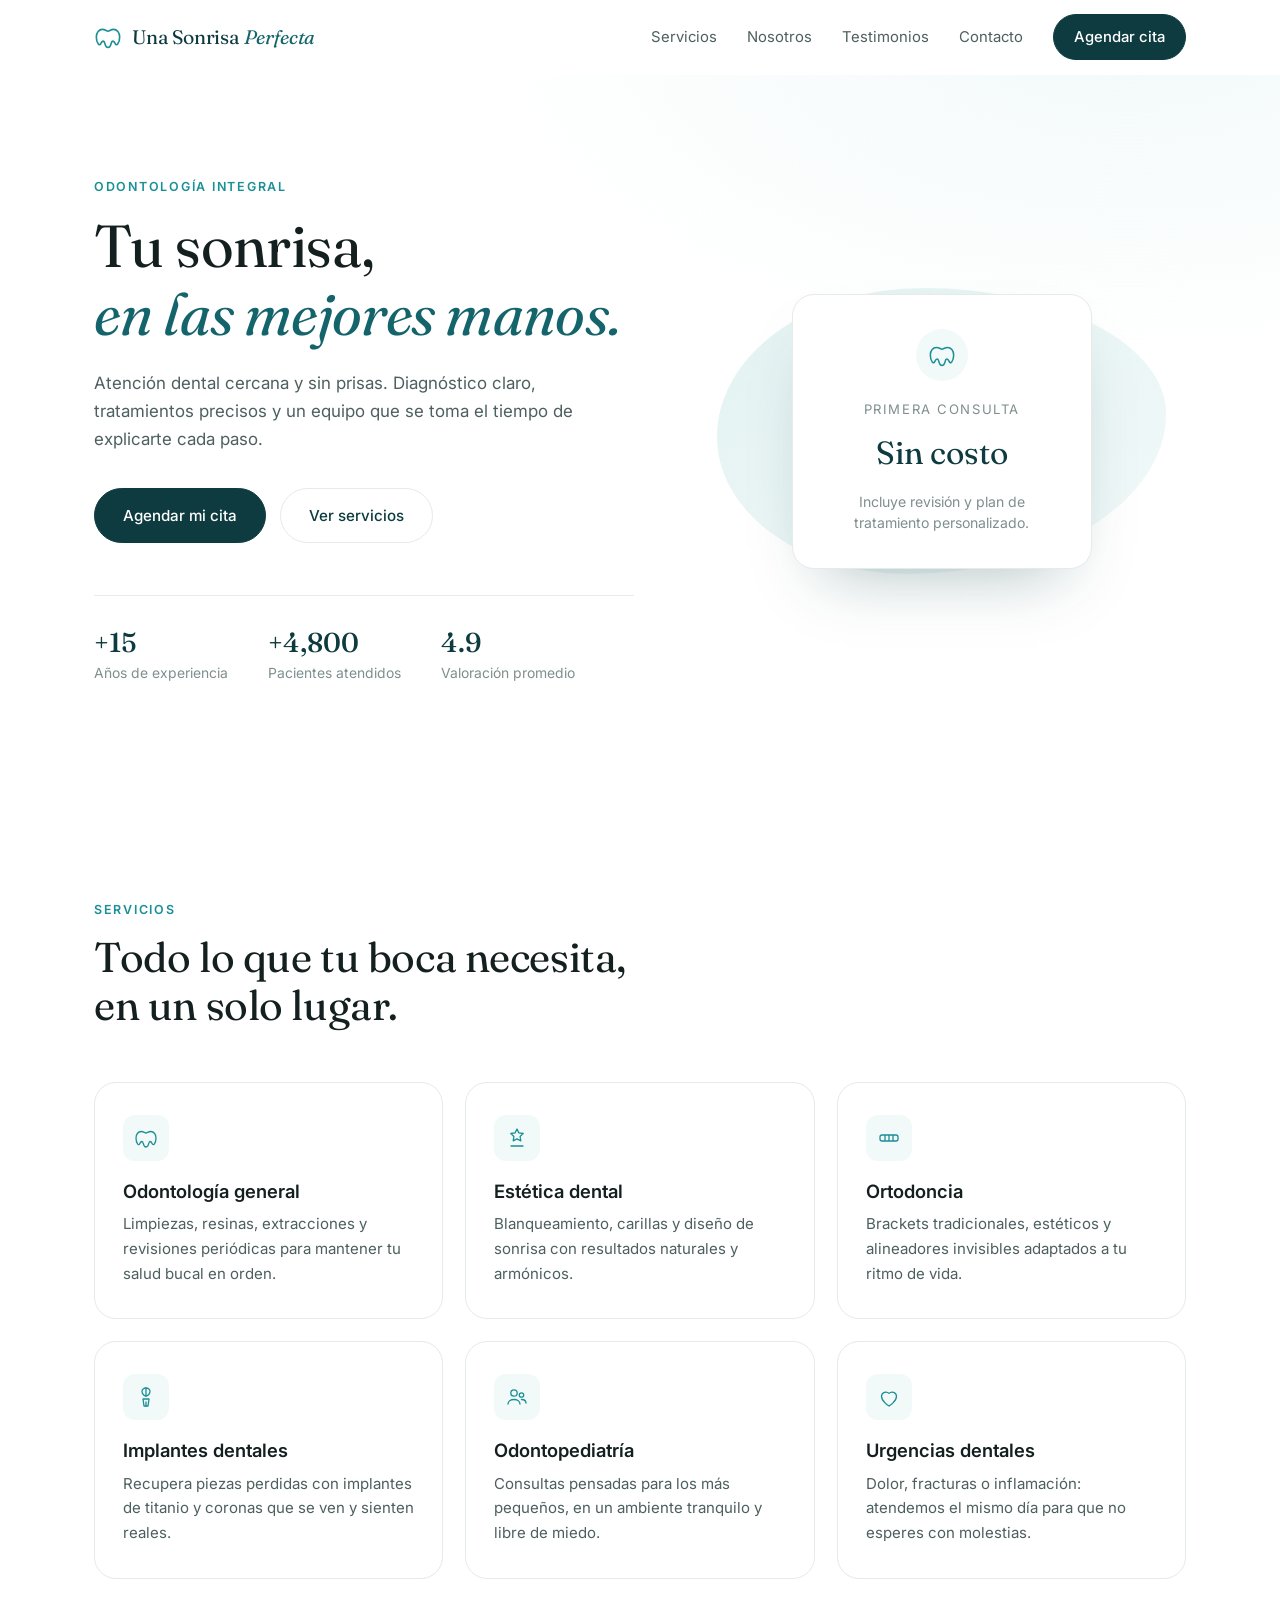
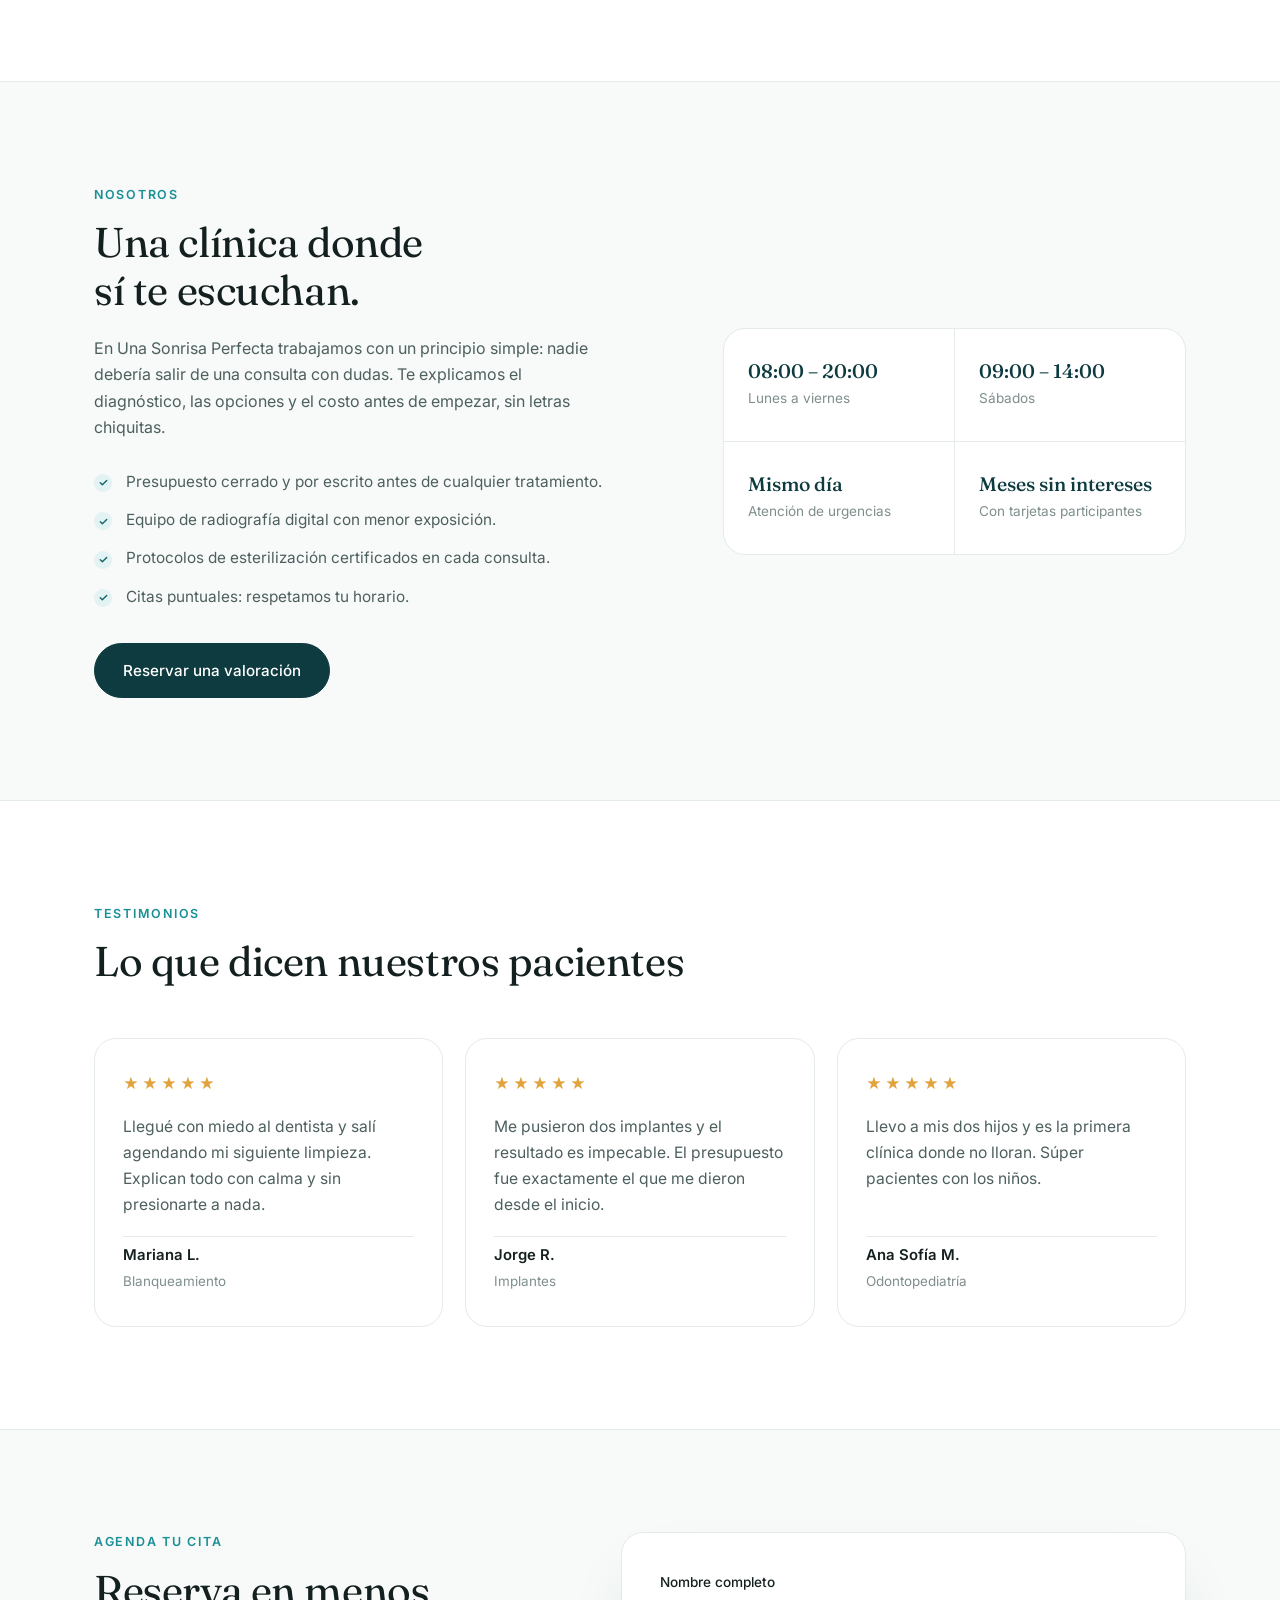
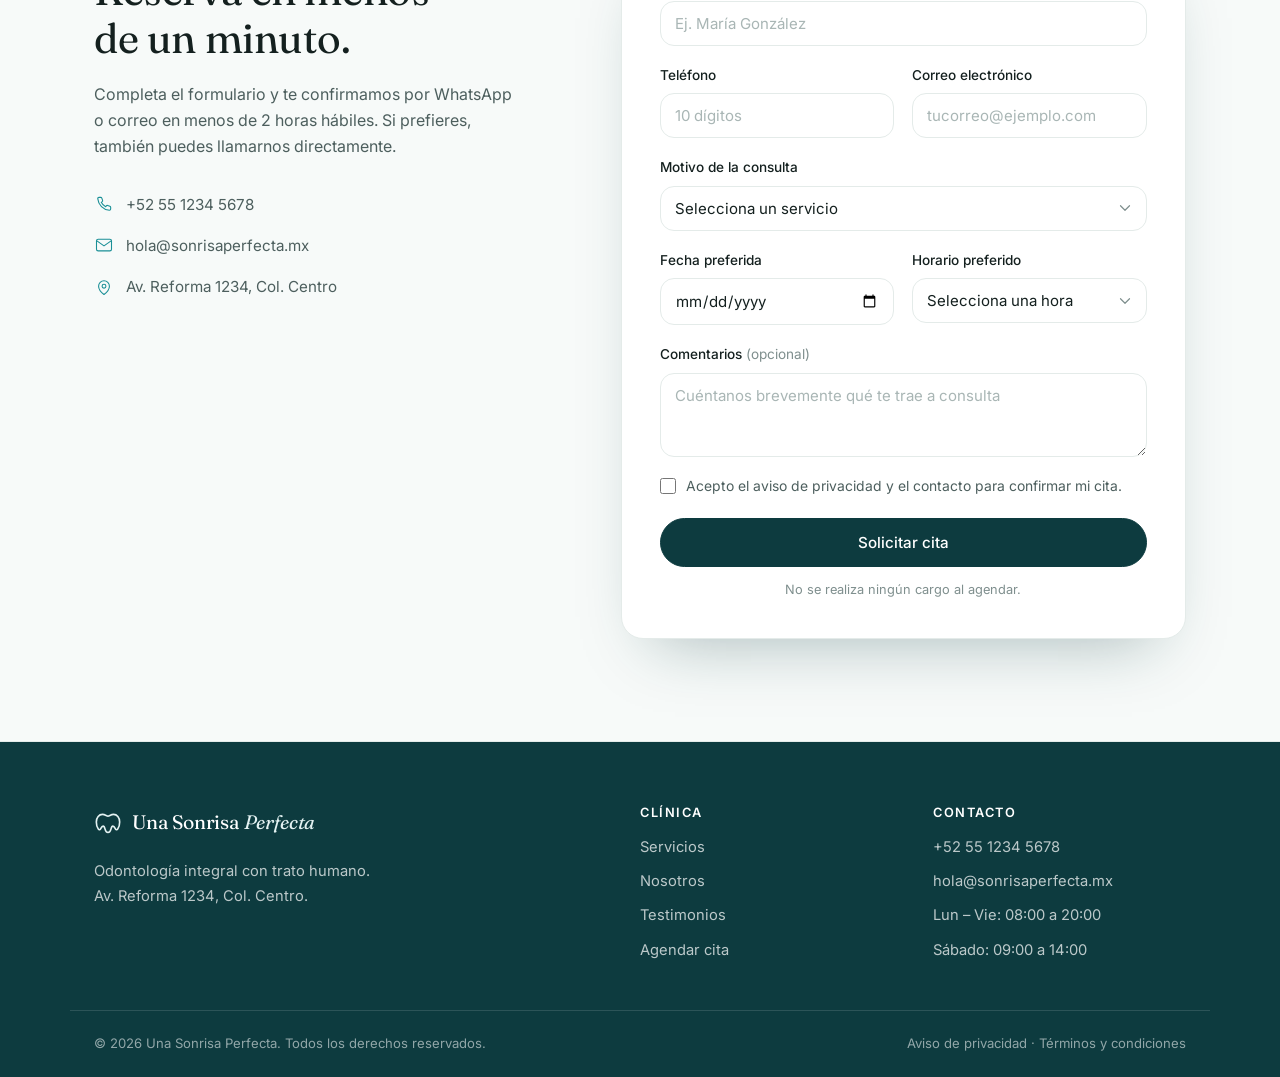
<file: index.html>
<!DOCTYPE html>
<html lang="es">
<head>
  <meta charset="UTF-8">
  <meta name="viewport" content="width=device-width, initial-scale=1.0">
  <title>Una Sonrisa Perfecta | Clínica Dental</title>
  <meta name="description" content="Clínica dental Una Sonrisa Perfecta. Odontología general, estética y ortodoncia. Agenda tu cita en línea de forma rápida y sencilla.">
  <link rel="preconnect" href="https://fonts.googleapis.com">
  <link rel="preconnect" href="https://fonts.gstatic.com" crossorigin>
  <link href="https://fonts.googleapis.com/css2?family=Inter:wght@300;400;500;600&family=Fraunces:opsz,wght@9..144,400;9..144,500&display=swap" rel="stylesheet">
  <link rel="stylesheet" href="styles.css">
</head>
<body>

  <!-- ============ HEADER ============ -->
  <header class="header" id="header">
    <div class="container header__inner">
      <a href="#inicio" class="logo">
        <svg class="logo__mark" viewBox="0 0 24 24" fill="none" aria-hidden="true">
          <path d="M12 21c-1.6 0-2.2-1.4-2.6-3.1-.4-1.6-.8-2.4-1.6-2.4s-1.4.9-1.9 2c-.6 1.3-1.6 1.4-2.2.6C2.6 16.7 2 14.4 2 12c0-3.9 2.4-6.5 5.2-6.5 1.4 0 2.4.5 3.2.9.7.4 1.1.6 1.6.6s.9-.2 1.6-.6c.8-.4 1.8-.9 3.2-.9C19.6 5.5 22 8.1 22 12c0 2.4-.6 4.7-1.7 6.1-.6.8-1.6.7-2.2-.6-.5-1.1-1.1-2-1.9-2s-1.2.8-1.6 2.4C14.2 19.6 13.6 21 12 21Z" stroke="currentColor" stroke-width="1.4" stroke-linejoin="round"/>
        </svg>
        <span class="logo__text">Una Sonrisa <em>Perfecta</em></span>
      </a>

      <nav class="nav" id="nav">
        <a href="#servicios">Servicios</a>
        <a href="#nosotros">Nosotros</a>
        <a href="#testimonios">Testimonios</a>
        <a href="#contacto">Contacto</a>
        <a href="#cita" class="btn btn--sm nav__cta">Agendar cita</a>
      </nav>

      <button class="nav-toggle" id="navToggle" aria-label="Abrir menú" aria-expanded="false" aria-controls="nav">
        <span></span><span></span><span></span>
      </button>
    </div>
  </header>

  <main>
    <!-- ============ HERO ============ -->
    <section class="hero" id="inicio">
      <div class="container hero__inner">
        <div class="hero__content">
          <p class="eyebrow">Odontología integral</p>
          <h1 class="hero__title">Tu sonrisa,<br><em>en las mejores manos.</em></h1>
          <p class="hero__text">
            Atención dental cercana y sin prisas. Diagnóstico claro, tratamientos
            precisos y un equipo que se toma el tiempo de explicarte cada paso.
          </p>
          <div class="hero__actions">
            <a href="#cita" class="btn">Agendar mi cita</a>
            <a href="#servicios" class="btn btn--ghost">Ver servicios</a>
          </div>

          <ul class="hero__stats">
            <li><strong>+15</strong><span>Años de experiencia</span></li>
            <li><strong>+4,800</strong><span>Pacientes atendidos</span></li>
            <li><strong>4.9</strong><span>Valoración promedio</span></li>
          </ul>
        </div>

        <div class="hero__visual" aria-hidden="true">
          <div class="hero__card">
            <div class="hero__card-icon">
              <svg viewBox="0 0 24 24" fill="none"><path d="M12 21c-1.6 0-2.2-1.4-2.6-3.1-.4-1.6-.8-2.4-1.6-2.4s-1.4.9-1.9 2c-.6 1.3-1.6 1.4-2.2.6C2.6 16.7 2 14.4 2 12c0-3.9 2.4-6.5 5.2-6.5 1.4 0 2.4.5 3.2.9.7.4 1.1.6 1.6.6s.9-.2 1.6-.6c.8-.4 1.8-.9 3.2-.9C19.6 5.5 22 8.1 22 12c0 2.4-.6 4.7-1.7 6.1-.6.8-1.6.7-2.2-.6-.5-1.1-1.1-2-1.9-2s-1.2.8-1.6 2.4C14.2 19.6 13.6 21 12 21Z" stroke="currentColor" stroke-width="1.3" stroke-linejoin="round"/></svg>
            </div>
            <p class="hero__card-title">Primera consulta</p>
            <p class="hero__card-price">Sin costo</p>
            <p class="hero__card-note">Incluye revisión y plan de tratamiento personalizado.</p>
          </div>
          <div class="hero__blob"></div>
        </div>
      </div>
    </section>

    <!-- ============ SERVICIOS ============ -->
    <section class="section" id="servicios">
      <div class="container">
        <div class="section__head">
          <p class="eyebrow">Servicios</p>
          <h2>Todo lo que tu boca necesita,<br>en un solo lugar.</h2>
        </div>

        <div class="grid grid--3">
          <article class="card">
            <div class="card__icon">
              <svg viewBox="0 0 24 24" fill="none"><path d="M12 21c-1.6 0-2.2-1.4-2.6-3.1-.4-1.6-.8-2.4-1.6-2.4s-1.4.9-1.9 2c-.6 1.3-1.6 1.4-2.2.6C2.6 16.7 2 14.4 2 12c0-3.9 2.4-6.5 5.2-6.5 1.4 0 2.4.5 3.2.9.7.4 1.1.6 1.6.6s.9-.2 1.6-.6c.8-.4 1.8-.9 3.2-.9C19.6 5.5 22 8.1 22 12c0 2.4-.6 4.7-1.7 6.1-.6.8-1.6.7-2.2-.6-.5-1.1-1.1-2-1.9-2s-1.2.8-1.6 2.4C14.2 19.6 13.6 21 12 21Z" stroke="currentColor" stroke-width="1.3" stroke-linejoin="round"/></svg>
            </div>
            <h3>Odontología general</h3>
            <p>Limpiezas, resinas, extracciones y revisiones periódicas para mantener tu salud bucal en orden.</p>
          </article>

          <article class="card">
            <div class="card__icon">
              <svg viewBox="0 0 24 24" fill="none"><path d="m12 3 1.9 3.9 4.3.6-3.1 3 .7 4.3-3.8-2-3.8 2 .7-4.3-3.1-3 4.3-.6L12 3Z" stroke="currentColor" stroke-width="1.3" stroke-linejoin="round"/><path d="M6 20h12" stroke="currentColor" stroke-width="1.3" stroke-linecap="round"/></svg>
            </div>
            <h3>Estética dental</h3>
            <p>Blanqueamiento, carillas y diseño de sonrisa con resultados naturales y armónicos.</p>
          </article>

          <article class="card">
            <div class="card__icon">
              <svg viewBox="0 0 24 24" fill="none"><rect x="3" y="9" width="18" height="6" rx="2" stroke="currentColor" stroke-width="1.3"/><path d="M8 9v6M12 9v6M16 9v6" stroke="currentColor" stroke-width="1.3"/></svg>
            </div>
            <h3>Ortodoncia</h3>
            <p>Brackets tradicionales, estéticos y alineadores invisibles adaptados a tu ritmo de vida.</p>
          </article>

          <article class="card">
            <div class="card__icon">
              <svg viewBox="0 0 24 24" fill="none"><path d="M12 3v8M12 21v-4" stroke="currentColor" stroke-width="1.3" stroke-linecap="round"/><path d="M8 6.5C8 4.6 9.8 3 12 3s4 1.6 4 3.5S14 11 12 11 8 8.4 8 6.5Z" stroke="currentColor" stroke-width="1.3"/><path d="M9 14h6l-1 7h-4l-1-7Z" stroke="currentColor" stroke-width="1.3" stroke-linejoin="round"/></svg>
            </div>
            <h3>Implantes dentales</h3>
            <p>Recupera piezas perdidas con implantes de titanio y coronas que se ven y sienten reales.</p>
          </article>

          <article class="card">
            <div class="card__icon">
              <svg viewBox="0 0 24 24" fill="none"><circle cx="9" cy="8" r="3.2" stroke="currentColor" stroke-width="1.3"/><circle cx="16.5" cy="10" r="2.2" stroke="currentColor" stroke-width="1.3"/><path d="M3 19c0-2.8 2.7-4.5 6-4.5s6 1.7 6 4.5" stroke="currentColor" stroke-width="1.3" stroke-linecap="round"/><path d="M16.5 14.5c2.6 0 4.5 1.4 4.5 3.6" stroke="currentColor" stroke-width="1.3" stroke-linecap="round"/></svg>
            </div>
            <h3>Odontopediatría</h3>
            <p>Consultas pensadas para los más pequeños, en un ambiente tranquilo y libre de miedo.</p>
          </article>

          <article class="card">
            <div class="card__icon">
              <svg viewBox="0 0 24 24" fill="none"><path d="M12 21s-7.5-4.4-7.5-9.7A4.4 4.4 0 0 1 12 8.4a4.4 4.4 0 0 1 7.5 2.9C19.5 16.6 12 21 12 21Z" stroke="currentColor" stroke-width="1.3" stroke-linejoin="round"/></svg>
            </div>
            <h3>Urgencias dentales</h3>
            <p>Dolor, fracturas o inflamación: atendemos el mismo día para que no esperes con molestias.</p>
          </article>
        </div>
      </div>
    </section>

    <!-- ============ NOSOTROS ============ -->
    <section class="section section--alt" id="nosotros">
      <div class="container about">
        <div class="about__text">
          <p class="eyebrow">Nosotros</p>
          <h2>Una clínica donde<br>sí te escuchan.</h2>
          <p>
            En Una Sonrisa Perfecta trabajamos con un principio simple: nadie debería salir
            de una consulta con dudas. Te explicamos el diagnóstico, las opciones y el
            costo antes de empezar, sin letras chiquitas.
          </p>
          <ul class="checklist">
            <li>Presupuesto cerrado y por escrito antes de cualquier tratamiento.</li>
            <li>Equipo de radiografía digital con menor exposición.</li>
            <li>Protocolos de esterilización certificados en cada consulta.</li>
            <li>Citas puntuales: respetamos tu horario.</li>
          </ul>
          <a href="#cita" class="btn">Reservar una valoración</a>
        </div>

        <div class="about__panel">
          <div class="stat">
            <strong>08:00 – 20:00</strong>
            <span>Lunes a viernes</span>
          </div>
          <div class="stat">
            <strong>09:00 – 14:00</strong>
            <span>Sábados</span>
          </div>
          <div class="stat">
            <strong>Mismo día</strong>
            <span>Atención de urgencias</span>
          </div>
          <div class="stat">
            <strong>Meses sin intereses</strong>
            <span>Con tarjetas participantes</span>
          </div>
        </div>
      </div>
    </section>

    <!-- ============ TESTIMONIOS ============ -->
    <section class="section" id="testimonios">
      <div class="container">
        <div class="section__head">
          <p class="eyebrow">Testimonios</p>
          <h2>Lo que dicen nuestros pacientes</h2>
        </div>

        <div class="grid grid--3">
          <figure class="quote">
            <div class="quote__stars" aria-label="5 de 5 estrellas">★★★★★</div>
            <blockquote>Llegué con miedo al dentista y salí agendando mi siguiente limpieza. Explican todo con calma y sin presionarte a nada.</blockquote>
            <figcaption><strong>Mariana L.</strong><span>Blanqueamiento</span></figcaption>
          </figure>

          <figure class="quote">
            <div class="quote__stars" aria-label="5 de 5 estrellas">★★★★★</div>
            <blockquote>Me pusieron dos implantes y el resultado es impecable. El presupuesto fue exactamente el que me dieron desde el inicio.</blockquote>
            <figcaption><strong>Jorge R.</strong><span>Implantes</span></figcaption>
          </figure>

          <figure class="quote">
            <div class="quote__stars" aria-label="5 de 5 estrellas">★★★★★</div>
            <blockquote>Llevo a mis dos hijos y es la primera clínica donde no lloran. Súper pacientes con los niños.</blockquote>
            <figcaption><strong>Ana Sofía M.</strong><span>Odontopediatría</span></figcaption>
          </figure>
        </div>
      </div>
    </section>

    <!-- ============ AGENDAR CITA ============ -->
    <section class="section section--alt" id="cita">
      <div class="container booking">
        <div class="booking__intro">
          <p class="eyebrow">Agenda tu cita</p>
          <h2>Reserva en menos<br>de un minuto.</h2>
          <p>
            Completa el formulario y te confirmamos por WhatsApp o correo en menos de
            2 horas hábiles. Si prefieres, también puedes llamarnos directamente.
          </p>

          <ul class="contact-list">
            <li>
              <svg viewBox="0 0 24 24" fill="none" aria-hidden="true"><path d="M4.5 5.5c0-.8.7-1.5 1.5-1.5h2c.6 0 1.2.4 1.4 1l.9 2.6c.2.6 0 1.2-.5 1.6l-1.1.8a12 12 0 0 0 5.3 5.3l.8-1.1c.4-.5 1-.7 1.6-.5l2.6.9c.6.2 1 .8 1 1.4v2c0 .8-.7 1.5-1.5 1.5A15.5 15.5 0 0 1 4.5 5.5Z" stroke="currentColor" stroke-width="1.3" stroke-linejoin="round"/></svg>
              <a href="tel:+525512345678">+52 55 1234 5678</a>
            </li>
            <li>
              <svg viewBox="0 0 24 24" fill="none" aria-hidden="true"><rect x="3" y="5" width="18" height="14" rx="2" stroke="currentColor" stroke-width="1.3"/><path d="m3.5 7 8.5 6 8.5-6" stroke="currentColor" stroke-width="1.3" stroke-linejoin="round"/></svg>
              <a href="mailto:hola@sonrisaperfecta.mx">hola@sonrisaperfecta.mx</a>
            </li>
            <li>
              <svg viewBox="0 0 24 24" fill="none" aria-hidden="true"><path d="M12 21s-6.5-5.1-6.5-10a6.5 6.5 0 1 1 13 0c0 4.9-6.5 10-6.5 10Z" stroke="currentColor" stroke-width="1.3" stroke-linejoin="round"/><circle cx="12" cy="11" r="2.3" stroke="currentColor" stroke-width="1.3"/></svg>
              <span>Av. Reforma 1234, Col. Centro</span>
            </li>
          </ul>
        </div>

        <div class="booking__form-wrap">
          <form class="form" id="bookingForm" novalidate>
            <div class="form__row">
              <div class="field">
                <label for="nombre">Nombre completo</label>
                <input type="text" id="nombre" name="nombre" placeholder="Ej. María González" autocomplete="name" required>
                <p class="field__error" data-error-for="nombre"></p>
              </div>
            </div>

            <div class="form__row form__row--2">
              <div class="field">
                <label for="telefono">Teléfono</label>
                <input type="tel" id="telefono" name="telefono" placeholder="10 dígitos" autocomplete="tel" inputmode="numeric" required>
                <p class="field__error" data-error-for="telefono"></p>
              </div>
              <div class="field">
                <label for="email">Correo electrónico</label>
                <input type="email" id="email" name="email" placeholder="tucorreo@ejemplo.com" autocomplete="email" required>
                <p class="field__error" data-error-for="email"></p>
              </div>
            </div>

            <div class="form__row">
              <div class="field">
                <label for="servicio">Motivo de la consulta</label>
                <select id="servicio" name="servicio" required>
                  <option value="" disabled selected>Selecciona un servicio</option>
                  <option>Consulta / valoración general</option>
                  <option>Limpieza dental</option>
                  <option>Estética dental / blanqueamiento</option>
                  <option>Ortodoncia</option>
                  <option>Implantes dentales</option>
                  <option>Odontopediatría</option>
                  <option>Urgencia dental</option>
                </select>
                <p class="field__error" data-error-for="servicio"></p>
              </div>
            </div>

            <div class="form__row form__row--2">
              <div class="field">
                <label for="fecha">Fecha preferida</label>
                <input type="date" id="fecha" name="fecha" required>
                <p class="field__error" data-error-for="fecha"></p>
              </div>
              <div class="field">
                <label for="hora">Horario preferido</label>
                <select id="hora" name="hora" required>
                  <option value="" disabled selected>Selecciona una hora</option>
                  <option>08:00 – 10:00</option>
                  <option>10:00 – 12:00</option>
                  <option>12:00 – 14:00</option>
                  <option>16:00 – 18:00</option>
                  <option>18:00 – 20:00</option>
                </select>
                <p class="field__error" data-error-for="hora"></p>
              </div>
            </div>

            <div class="form__row">
              <div class="field">
                <label for="mensaje">Comentarios <span class="optional">(opcional)</span></label>
                <textarea id="mensaje" name="mensaje" rows="3" placeholder="Cuéntanos brevemente qué te trae a consulta"></textarea>
              </div>
            </div>

            <label class="checkbox">
              <input type="checkbox" id="aviso" name="aviso" required>
              <span>Acepto el aviso de privacidad y el contacto para confirmar mi cita.</span>
            </label>
            <p class="field__error" data-error-for="aviso"></p>

            <button type="submit" class="btn btn--block" id="submitBtn">Solicitar cita</button>
            <p class="form__note">No se realiza ningún cargo al agendar.</p>

            <div class="form__success" id="formSuccess" role="status" hidden>
              <div class="form__success-icon">
                <svg viewBox="0 0 24 24" fill="none"><path d="m5 12.5 4.5 4.5L19 7.5" stroke="currentColor" stroke-width="1.8" stroke-linecap="round" stroke-linejoin="round"/></svg>
              </div>
              <h3>¡Solicitud enviada!</h3>
              <p id="successDetail">Te contactaremos para confirmar tu cita.</p>
              <button type="button" class="btn btn--ghost btn--sm" id="resetForm">Agendar otra cita</button>
            </div>
          </form>
        </div>
      </div>
    </section>
  </main>

  <!-- ============ FOOTER ============ -->
  <footer class="footer" id="contacto">
    <div class="container footer__inner">
      <div class="footer__brand">
        <a href="#inicio" class="logo logo--light">
          <svg class="logo__mark" viewBox="0 0 24 24" fill="none" aria-hidden="true">
            <path d="M12 21c-1.6 0-2.2-1.4-2.6-3.1-.4-1.6-.8-2.4-1.6-2.4s-1.4.9-1.9 2c-.6 1.3-1.6 1.4-2.2.6C2.6 16.7 2 14.4 2 12c0-3.9 2.4-6.5 5.2-6.5 1.4 0 2.4.5 3.2.9.7.4 1.1.6 1.6.6s.9-.2 1.6-.6c.8-.4 1.8-.9 3.2-.9C19.6 5.5 22 8.1 22 12c0 2.4-.6 4.7-1.7 6.1-.6.8-1.6.7-2.2-.6-.5-1.1-1.1-2-1.9-2s-1.2.8-1.6 2.4C14.2 19.6 13.6 21 12 21Z" stroke="currentColor" stroke-width="1.4" stroke-linejoin="round"/>
          </svg>
          <span class="logo__text">Una Sonrisa <em>Perfecta</em></span>
        </a>
        <p>Odontología integral con trato humano.<br>Av. Reforma 1234, Col. Centro.</p>
      </div>

      <div class="footer__col">
        <h4>Clínica</h4>
        <a href="#servicios">Servicios</a>
        <a href="#nosotros">Nosotros</a>
        <a href="#testimonios">Testimonios</a>
        <a href="#cita">Agendar cita</a>
      </div>

      <div class="footer__col">
        <h4>Contacto</h4>
        <a href="tel:+525512345678">+52 55 1234 5678</a>
        <a href="mailto:hola@sonrisaperfecta.mx">hola@sonrisaperfecta.mx</a>
        <span>Lun – Vie: 08:00 a 20:00</span>
        <span>Sábado: 09:00 a 14:00</span>
      </div>
    </div>

    <div class="container footer__bottom">
      <p>© <span id="year">2026</span> Una Sonrisa Perfecta. Todos los derechos reservados.</p>
      <p>Aviso de privacidad · Términos y condiciones</p>
    </div>
  </footer>

  <a href="#cita" class="fab" aria-label="Agendar cita">Agendar cita</a>

  <script src="script.js"></script>
</body>
</html>
</file>
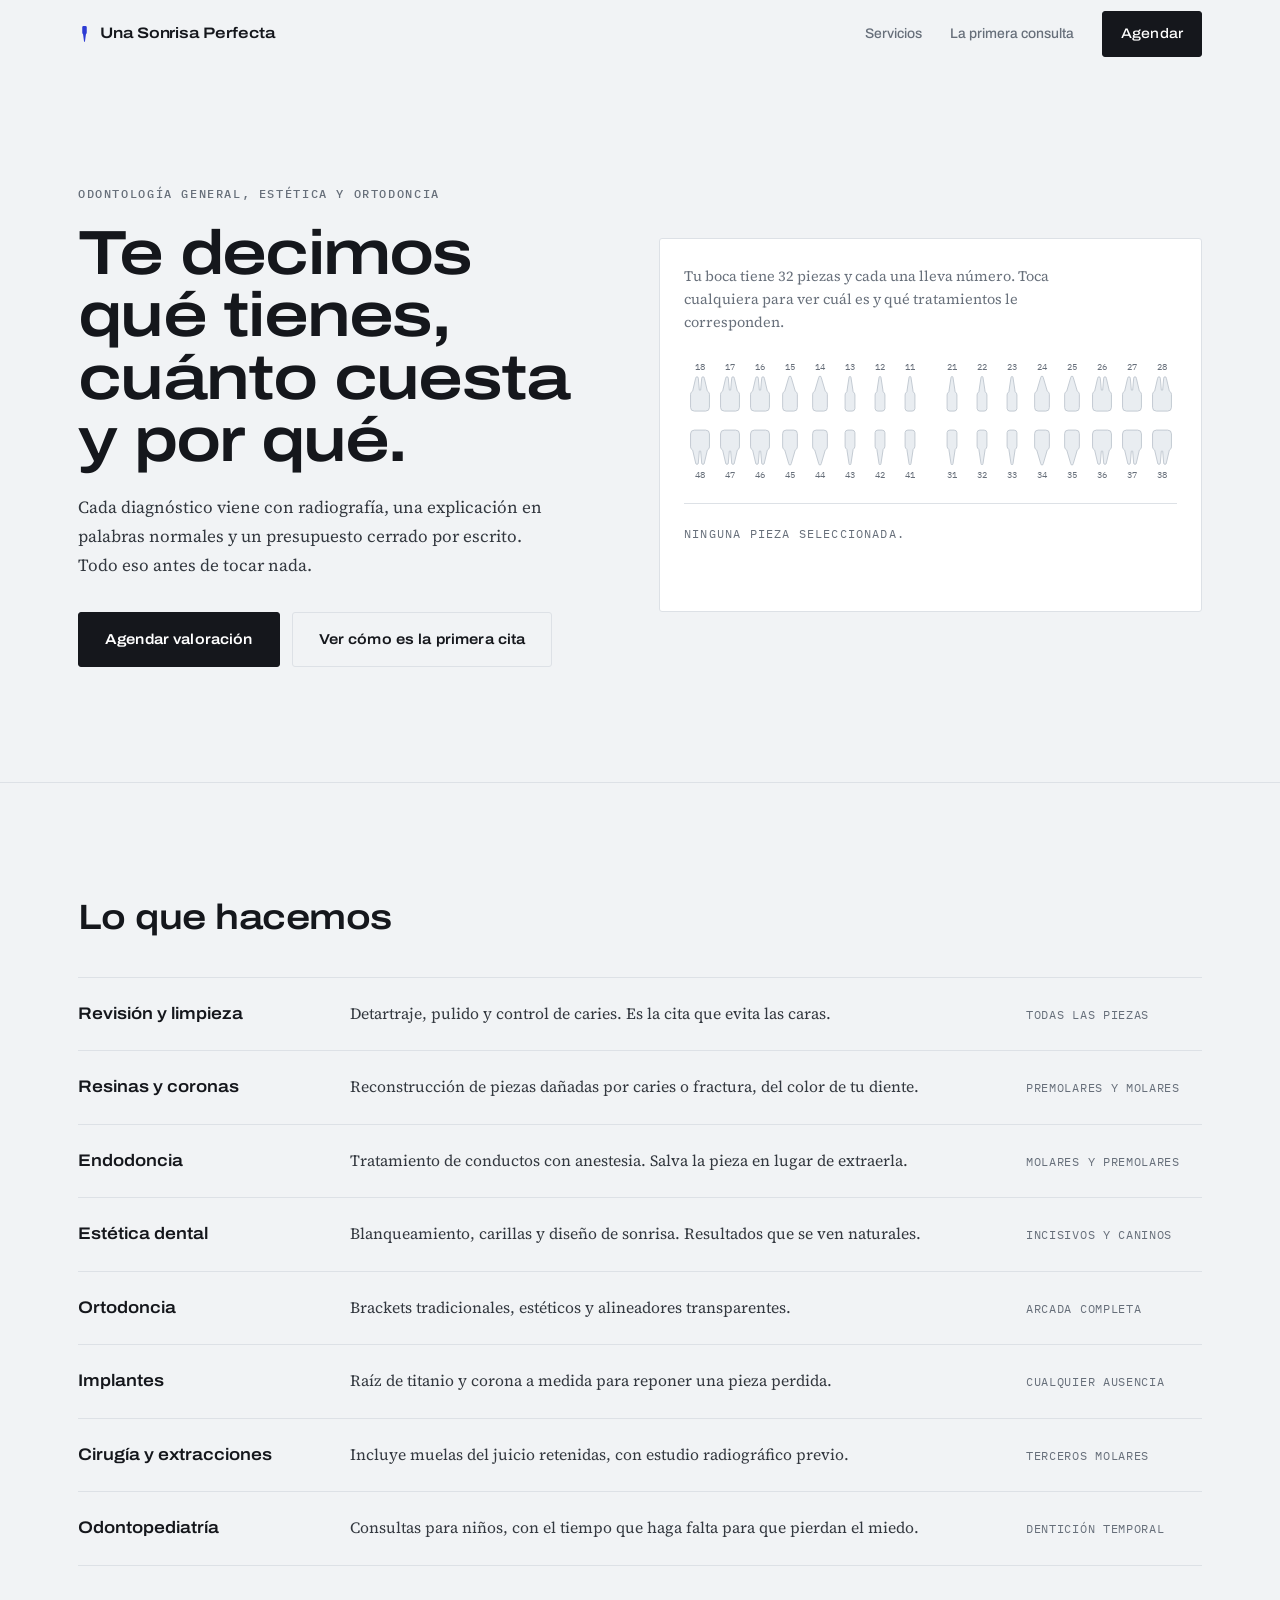
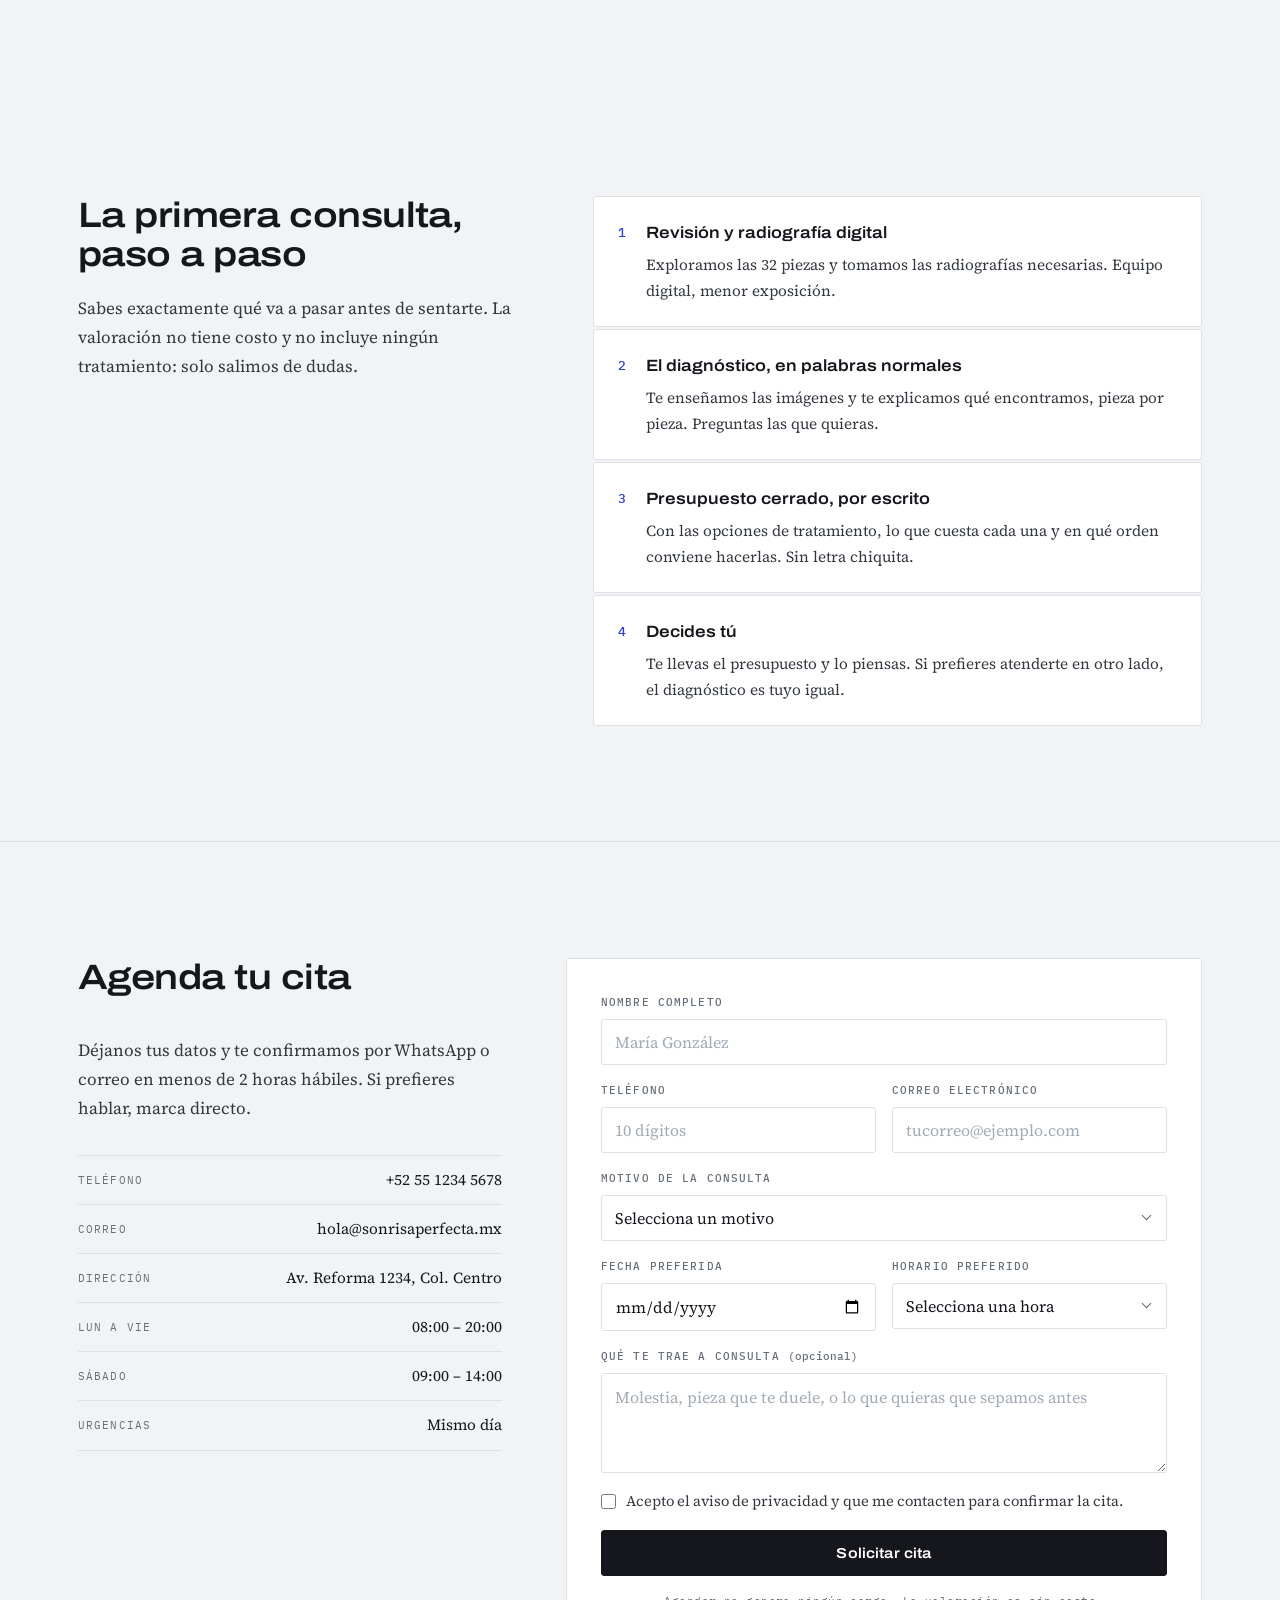
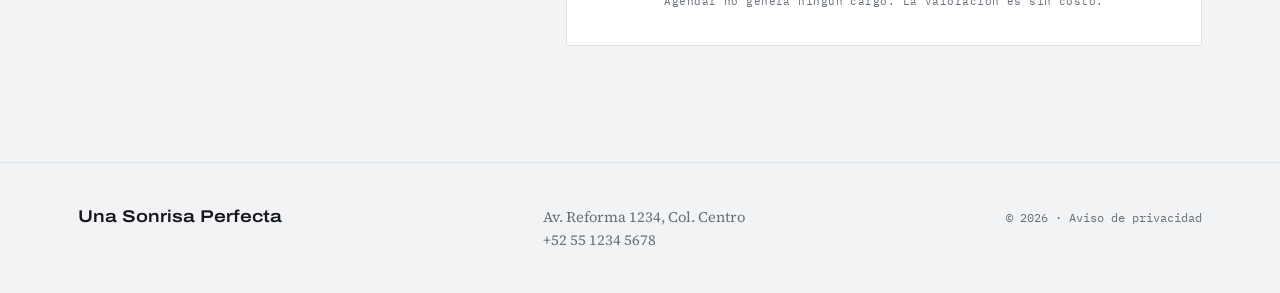
<file: rediseno/index.html>
<!DOCTYPE html>
<html lang="es">
<head>
  <meta charset="UTF-8">
  <meta name="viewport" content="width=device-width, initial-scale=1.0">
  <title>Una Sonrisa Perfecta | Clínica Dental</title>
  <meta name="description" content="Clínica dental en la Col. Centro. Diagnóstico con radiografía, explicación clara y presupuesto por escrito antes de empezar. Agenda tu valoración.">
  <link rel="preconnect" href="https://fonts.googleapis.com">
  <link rel="preconnect" href="https://fonts.gstatic.com" crossorigin>
  <link href="https://fonts.googleapis.com/css2?family=Archivo:wdth,wght@62.5..125,400..700&family=IBM+Plex+Mono:wght@400;500&family=Source+Serif+4:opsz,wght@8..60,400..600&display=swap" rel="stylesheet">
  <link rel="stylesheet" href="styles.css">
</head>
<body>

<a class="skip" href="#contenido">Saltar al contenido</a>

<header class="head" id="head">
  <div class="shell head__inner">
    <a class="brand" href="#inicio">
      <svg class="brand__mark" viewBox="0 0 40 56" aria-hidden="true">
        <path d="M13 6.5A4 4 0 0 1 17 3h6a4 4 0 0 1 4 3.5V23q0 3.5-2.5 5.5L21.4 51a1.4 1.4 0 0 1-2.8 0L15.5 28.5Q13 26.5 13 23Z"/>
      </svg>
      <span class="brand__name">Una Sonrisa Perfecta</span>
    </a>

    <nav class="head__nav" aria-label="Principal">
      <a href="#servicios">Servicios</a>
      <a href="#consulta">La primera consulta</a>
      <a href="#agendar" class="btn btn--sm">Agendar</a>
    </nav>
  </div>
</header>

<main id="contenido">

  <!-- ───────────────── HERO ───────────────── -->
  <section class="hero band" id="inicio">
    <div class="shell hero__grid">

      <div class="hero__lede">
        <p class="tag">Odontología general, estética y ortodoncia</p>
        <h1 class="hero__title">Te decimos qué tienes, cuánto cuesta y por qué.</h1>
        <p class="lede">
          Cada diagnóstico viene con radiografía, una explicación en palabras normales
          y un presupuesto cerrado por escrito. Todo eso antes de tocar nada.
        </p>
        <div class="hero__actions">
          <a href="#agendar" class="btn">Agendar valoración</a>
          <a href="#consulta" class="btn btn--plain">Ver cómo es la primera cita</a>
        </div>
      </div>

      <!-- Signature: odontograma interactivo -->
      <div class="chart">
        <p class="chart__caption">
          Tu boca tiene 32 piezas y cada una lleva número.
          Toca cualquiera para ver cuál es y qué tratamientos le corresponden.
        </p>

        <div class="chart__arch" id="arch" role="group" aria-label="Odontograma: selecciona una pieza dental">
          <!-- Generado por script.js -->
        </div>

        <div class="readout" id="readout" aria-live="polite">
          <p class="readout__empty" id="readoutEmpty">Ninguna pieza seleccionada.</p>

          <div class="readout__detail" id="readoutDetail" hidden>
            <p class="readout__fdi" id="readoutFdi">26</p>
            <div class="readout__body">
              <h2 class="readout__name" id="readoutName">Primer molar superior izquierdo</h2>
              <p class="readout__label">Tratamientos frecuentes en esta pieza</p>
              <ul class="readout__tx" id="readoutTx"></ul>
            </div>
            <button type="button" class="btn btn--sm" id="bookTooth">Agendar para esta pieza</button>
          </div>
        </div>
      </div>

    </div>
  </section>

  <!-- ───────────────── SERVICIOS ───────────────── -->
  <section class="band band--edge" id="servicios">
    <div class="shell">
      <h2 class="h2">Lo que hacemos</h2>

      <dl class="services">
        <div class="service">
          <dt class="service__name">Revisión y limpieza</dt>
          <dd class="service__desc">Detartraje, pulido y control de caries. Es la cita que evita las caras.</dd>
          <dd class="service__zone">Todas las piezas</dd>
        </div>

        <div class="service">
          <dt class="service__name">Resinas y coronas</dt>
          <dd class="service__desc">Reconstrucción de piezas dañadas por caries o fractura, del color de tu diente.</dd>
          <dd class="service__zone">Premolares y molares</dd>
        </div>

        <div class="service">
          <dt class="service__name">Endodoncia</dt>
          <dd class="service__desc">Tratamiento de conductos con anestesia. Salva la pieza en lugar de extraerla.</dd>
          <dd class="service__zone">Molares y premolares</dd>
        </div>

        <div class="service">
          <dt class="service__name">Estética dental</dt>
          <dd class="service__desc">Blanqueamiento, carillas y diseño de sonrisa. Resultados que se ven naturales.</dd>
          <dd class="service__zone">Incisivos y caninos</dd>
        </div>

        <div class="service">
          <dt class="service__name">Ortodoncia</dt>
          <dd class="service__desc">Brackets tradicionales, estéticos y alineadores transparentes.</dd>
          <dd class="service__zone">Arcada completa</dd>
        </div>

        <div class="service">
          <dt class="service__name">Implantes</dt>
          <dd class="service__desc">Raíz de titanio y corona a medida para reponer una pieza perdida.</dd>
          <dd class="service__zone">Cualquier ausencia</dd>
        </div>

        <div class="service">
          <dt class="service__name">Cirugía y extracciones</dt>
          <dd class="service__desc">Incluye muelas del juicio retenidas, con estudio radiográfico previo.</dd>
          <dd class="service__zone">Terceros molares</dd>
        </div>

        <div class="service">
          <dt class="service__name">Odontopediatría</dt>
          <dd class="service__desc">Consultas para niños, con el tiempo que haga falta para que pierdan el miedo.</dd>
          <dd class="service__zone">Dentición temporal</dd>
        </div>
      </dl>
    </div>
  </section>

  <!-- ───────────────── PRIMERA CONSULTA ───────────────── -->
  <section class="band" id="consulta">
    <div class="shell steps__grid">
      <div class="steps__intro">
        <h2 class="h2">La primera consulta, paso a paso</h2>
        <p class="lede">
          Sabes exactamente qué va a pasar antes de sentarte. La valoración no tiene costo
          y no incluye ningún tratamiento: solo salimos de dudas.
        </p>
      </div>

      <ol class="steps">
        <li class="step">
          <span class="step__n">1</span>
          <div>
            <h3 class="step__title">Revisión y radiografía digital</h3>
            <p>Exploramos las 32 piezas y tomamos las radiografías necesarias. Equipo digital, menor exposición.</p>
          </div>
        </li>
        <li class="step">
          <span class="step__n">2</span>
          <div>
            <h3 class="step__title">El diagnóstico, en palabras normales</h3>
            <p>Te enseñamos las imágenes y te explicamos qué encontramos, pieza por pieza. Preguntas las que quieras.</p>
          </div>
        </li>
        <li class="step">
          <span class="step__n">3</span>
          <div>
            <h3 class="step__title">Presupuesto cerrado, por escrito</h3>
            <p>Con las opciones de tratamiento, lo que cuesta cada una y en qué orden conviene hacerlas. Sin letra chiquita.</p>
          </div>
        </li>
        <li class="step">
          <span class="step__n">4</span>
          <div>
            <h3 class="step__title">Decides tú</h3>
            <p>Te llevas el presupuesto y lo piensas. Si prefieres atenderte en otro lado, el diagnóstico es tuyo igual.</p>
          </div>
        </li>
      </ol>
    </div>
  </section>

  <!-- ───────────────── AGENDAR ───────────────── -->
  <section class="band band--edge" id="agendar">
    <div class="shell book__grid">

      <div class="book__intro">
        <h2 class="h2">Agenda tu cita</h2>
        <p class="lede">
          Déjanos tus datos y te confirmamos por WhatsApp o correo en menos de
          2 horas hábiles. Si prefieres hablar, marca directo.
        </p>

        <ul class="meta">
          <li><span class="meta__k">Teléfono</span><a class="meta__v" href="tel:+525512345678">+52 55 1234 5678</a></li>
          <li><span class="meta__k">Correo</span><a class="meta__v" href="mailto:hola@sonrisaperfecta.mx">hola@sonrisaperfecta.mx</a></li>
          <li><span class="meta__k">Dirección</span><span class="meta__v">Av. Reforma 1234, Col. Centro</span></li>
          <li><span class="meta__k">Lun a Vie</span><span class="meta__v">08:00 – 20:00</span></li>
          <li><span class="meta__k">Sábado</span><span class="meta__v">09:00 – 14:00</span></li>
          <li><span class="meta__k">Urgencias</span><span class="meta__v">Mismo día</span></li>
        </ul>
      </div>

      <div class="book__form">
        <form class="form" id="bookingForm" novalidate>

          <div class="field">
            <label for="nombre">Nombre completo</label>
            <input type="text" id="nombre" name="nombre" autocomplete="name" placeholder="María González" required>
            <p class="err" data-error-for="nombre"></p>
          </div>

          <div class="row">
            <div class="field">
              <label for="telefono">Teléfono</label>
              <input type="tel" id="telefono" name="telefono" autocomplete="tel" inputmode="numeric" placeholder="10 dígitos" required>
              <p class="err" data-error-for="telefono"></p>
            </div>
            <div class="field">
              <label for="email">Correo electrónico</label>
              <input type="email" id="email" name="email" autocomplete="email" placeholder="tucorreo@ejemplo.com" required>
              <p class="err" data-error-for="email"></p>
            </div>
          </div>

          <div class="field">
            <label for="servicio">Motivo de la consulta</label>
            <select id="servicio" name="servicio" required>
              <option value="" disabled selected>Selecciona un motivo</option>
              <option>Valoración general</option>
              <option>Revisión y limpieza</option>
              <option>Resinas y coronas</option>
              <option>Endodoncia</option>
              <option>Estética dental</option>
              <option>Ortodoncia</option>
              <option>Implantes</option>
              <option>Cirugía y extracciones</option>
              <option>Odontopediatría</option>
              <option>Urgencia dental</option>
            </select>
            <p class="err" data-error-for="servicio"></p>
          </div>

          <div class="row">
            <div class="field">
              <label for="fecha">Fecha preferida</label>
              <input type="date" id="fecha" name="fecha" required>
              <p class="err" data-error-for="fecha"></p>
            </div>
            <div class="field">
              <label for="hora">Horario preferido</label>
              <select id="hora" name="hora" required>
                <option value="" disabled selected>Selecciona una hora</option>
                <option>08:00 – 10:00</option>
                <option>10:00 – 12:00</option>
                <option>12:00 – 14:00</option>
                <option>16:00 – 18:00</option>
                <option>18:00 – 20:00</option>
              </select>
              <p class="err" data-error-for="hora"></p>
            </div>
          </div>

          <div class="field">
            <label for="mensaje">Qué te trae a consulta <span class="opt">(opcional)</span></label>
            <textarea id="mensaje" name="mensaje" rows="3" placeholder="Molestia, pieza que te duele, o lo que quieras que sepamos antes"></textarea>
          </div>

          <label class="check">
            <input type="checkbox" id="aviso" name="aviso" required>
            <span>Acepto el aviso de privacidad y que me contacten para confirmar la cita.</span>
          </label>
          <p class="err" data-error-for="aviso"></p>

          <button type="submit" class="btn btn--block" id="submitBtn">Solicitar cita</button>
          <p class="form__note">Agendar no genera ningún cargo. La valoración es sin costo.</p>

          <div class="done" id="formSuccess" role="status" hidden>
            <p class="done__mark">✓</p>
            <h2 class="done__title">Solicitud enviada</h2>
            <p class="done__detail" id="successDetail"></p>
            <button type="button" class="btn btn--plain btn--sm" id="resetForm">Agendar otra cita</button>
          </div>

        </form>
      </div>

    </div>
  </section>

</main>

<footer class="foot">
  <div class="shell foot__inner">
    <p class="foot__brand">Una Sonrisa Perfecta</p>
    <p class="foot__addr">Av. Reforma 1234, Col. Centro<br>+52 55 1234 5678</p>
    <p class="foot__legal">© <span id="year">2026</span> · Aviso de privacidad</p>
  </div>
</footer>

<script src="script.js"></script>
</body>
</html>
</file>
<file: styles.css>
/* ============================================
   Sonrisa Perfecta — Clínica Dental
   ============================================ */

:root {
  --teal-900: #0d3b3f;
  --teal-700: #14646b;
  --teal-500: #1a8f96;
  --teal-100: #e3f2f2;
  --teal-050: #f2f9f9;

  --ink: #14201f;
  --ink-soft: #4d5f5e;
  --ink-mute: #7f8f8e;

  --bg: #ffffff;
  --bg-alt: #f7faf9;
  --line: #e4ebe9;

  --danger: #c04747;

  --radius: 14px;
  --radius-lg: 22px;
  --shadow-sm: 0 1px 2px rgba(13, 59, 63, .05);
  --shadow: 0 12px 32px -18px rgba(13, 59, 63, .28);
  --shadow-lg: 0 32px 64px -32px rgba(13, 59, 63, .35);

  --max: 1140px;
  --header-h: 74px;
}

*, *::before, *::after { box-sizing: border-box; }

html {
  scroll-behavior: smooth;
  scroll-padding-top: calc(var(--header-h) + 16px);
}

body {
  margin: 0;
  font-family: 'Inter', -apple-system, BlinkMacSystemFont, 'Segoe UI', sans-serif;
  font-size: 16px;
  line-height: 1.65;
  color: var(--ink-soft);
  background: var(--bg);
  -webkit-font-smoothing: antialiased;
}

h1, h2, h3, h4 {
  font-family: 'Fraunces', Georgia, 'Times New Roman', serif;
  color: var(--ink);
  font-weight: 400;
  line-height: 1.15;
  letter-spacing: -.01em;
  margin: 0;
}

h1 { font-size: clamp(2.4rem, 5.2vw, 3.7rem); }
h2 { font-size: clamp(1.9rem, 3.6vw, 2.6rem); }
h3 { font-size: 1.15rem; font-family: 'Inter', sans-serif; font-weight: 600; letter-spacing: 0; }

p { margin: 0; }
img, svg { display: block; max-width: 100%; }
a { color: inherit; text-decoration: none; }

.container {
  width: 100%;
  max-width: var(--max);
  margin-inline: auto;
  padding-inline: 24px;
}

.eyebrow {
  font-size: .78rem;
  font-weight: 600;
  letter-spacing: .14em;
  text-transform: uppercase;
  color: var(--teal-500);
  margin-bottom: 14px;
}

em { font-style: italic; color: var(--teal-700); }

/* ---------- Botones ---------- */
.btn {
  display: inline-flex;
  align-items: center;
  justify-content: center;
  gap: 8px;
  padding: 14px 28px;
  border: 1px solid var(--teal-900);
  border-radius: 100px;
  background: var(--teal-900);
  color: #fff;
  font-size: .95rem;
  font-weight: 500;
  font-family: inherit;
  cursor: pointer;
  transition: transform .18s ease, background .18s ease, box-shadow .18s ease, opacity .18s ease;
}
.btn:hover { background: var(--teal-700); border-color: var(--teal-700); transform: translateY(-2px); box-shadow: var(--shadow); }
.btn:active { transform: translateY(0); }
.btn:focus-visible { outline: 2px solid var(--teal-500); outline-offset: 3px; }

.btn--ghost { background: transparent; color: var(--teal-900); border-color: var(--line); }
.btn--ghost:hover { background: var(--teal-050); color: var(--teal-900); border-color: var(--teal-100); }

.btn--sm { padding: 10px 20px; font-size: .88rem; }
.btn--block { width: 100%; }
.btn[disabled] { opacity: .6; pointer-events: none; }

/* ---------- Header ---------- */
.header {
  position: sticky;
  top: 0;
  z-index: 100;
  background: rgba(255, 255, 255, .86);
  backdrop-filter: blur(12px);
  border-bottom: 1px solid transparent;
  transition: border-color .25s ease, box-shadow .25s ease;
}
.header.is-scrolled { border-bottom-color: var(--line); box-shadow: var(--shadow-sm); }

.header__inner {
  height: var(--header-h);
  display: flex;
  align-items: center;
  justify-content: space-between;
  gap: 24px;
}

.logo { display: inline-flex; align-items: center; gap: 10px; color: var(--teal-900); }
.logo__mark { width: 28px; height: 28px; flex: none; color: var(--teal-500); }
.logo__text {
  font-family: 'Fraunces', serif;
  font-size: 1.22rem;
  letter-spacing: -.01em;
  white-space: nowrap;
}
.logo--light { color: #fff; }
.logo--light .logo__mark { color: var(--teal-100); }
.logo--light em { color: var(--teal-100); }

.nav { display: flex; align-items: center; gap: 30px; }
.nav a {
  font-size: .93rem;
  color: var(--ink-soft);
  transition: color .18s ease;
}
.nav a:hover { color: var(--teal-700); }
.nav__cta { color: #fff !important; }

.nav-toggle {
  display: none;
  flex-direction: column;
  justify-content: center;
  gap: 5px;
  width: 42px;
  height: 42px;
  padding: 0;
  border: 1px solid var(--line);
  border-radius: 10px;
  background: #fff;
  cursor: pointer;
}
.nav-toggle span {
  display: block;
  width: 18px;
  height: 1.5px;
  margin-inline: auto;
  background: var(--teal-900);
  transition: transform .22s ease, opacity .18s ease;
}
.nav-toggle[aria-expanded="true"] span:nth-child(1) { transform: translateY(6.5px) rotate(45deg); }
.nav-toggle[aria-expanded="true"] span:nth-child(2) { opacity: 0; }
.nav-toggle[aria-expanded="true"] span:nth-child(3) { transform: translateY(-6.5px) rotate(-45deg); }

/* ---------- Hero ---------- */
.hero {
  position: relative;
  overflow: hidden;
  padding: clamp(56px, 8vw, 104px) 0 clamp(64px, 9vw, 112px);
  background:
    radial-gradient(1000px 520px at 88% -8%, var(--teal-050), transparent 65%),
    var(--bg);
}

.hero__inner {
  display: grid;
  grid-template-columns: 1.05fr .95fr;
  gap: clamp(32px, 5vw, 72px);
  align-items: center;
}

.hero__title { margin-bottom: 22px; }
.hero__text { max-width: 46ch; font-size: 1.06rem; }

.hero__actions { display: flex; flex-wrap: wrap; gap: 14px; margin-top: 34px; }

.hero__stats {
  display: flex;
  flex-wrap: wrap;
  gap: 40px;
  list-style: none;
  margin: 52px 0 0;
  padding: 30px 0 0;
  border-top: 1px solid var(--line);
}
.hero__stats strong {
  display: block;
  font-family: 'Fraunces', serif;
  font-size: 1.7rem;
  font-weight: 500;
  color: var(--teal-900);
  line-height: 1.2;
}
.hero__stats span { font-size: .87rem; color: var(--ink-mute); }

.hero__visual { position: relative; display: grid; place-items: center; min-height: 340px; }

.hero__blob {
  position: absolute;
  inset: 8% 4%;
  background: linear-gradient(150deg, var(--teal-100), var(--teal-050));
  border-radius: 46% 54% 58% 42% / 52% 44% 56% 48%;
  z-index: 0;
}

.hero__card {
  position: relative;
  z-index: 1;
  width: min(300px, 100%);
  padding: 34px 30px;
  background: #fff;
  border: 1px solid var(--line);
  border-radius: var(--radius-lg);
  box-shadow: var(--shadow-lg);
  text-align: center;
}
.hero__card-icon {
  width: 52px; height: 52px;
  display: grid; place-items: center;
  margin: 0 auto 18px;
  border-radius: 50%;
  background: var(--teal-050);
  color: var(--teal-500);
}
.hero__card-icon svg { width: 28px; height: 28px; }
.hero__card-title { font-size: .82rem; letter-spacing: .12em; text-transform: uppercase; color: var(--ink-mute); }
.hero__card-price {
  font-family: 'Fraunces', serif;
  font-size: 2rem;
  color: var(--teal-900);
  margin: 6px 0 12px;
}
.hero__card-note { font-size: .88rem; color: var(--ink-mute); line-height: 1.5; }

/* ---------- Secciones ---------- */
.section { padding: clamp(64px, 8vw, 104px) 0; }
.section--alt { background: var(--bg-alt); border-block: 1px solid var(--line); }

.section__head { max-width: 620px; margin-bottom: 52px; }
.section__head h2 { margin-bottom: 0; }

.grid { display: grid; gap: 22px; }
.grid--3 { grid-template-columns: repeat(3, 1fr); }

/* ---------- Cards de servicio ---------- */
.card {
  padding: 32px 28px;
  background: #fff;
  border: 1px solid var(--line);
  border-radius: var(--radius-lg);
  transition: transform .22s ease, box-shadow .22s ease, border-color .22s ease;
}
.card:hover { transform: translateY(-4px); box-shadow: var(--shadow); border-color: var(--teal-100); }
.card__icon {
  width: 46px; height: 46px;
  display: grid; place-items: center;
  margin-bottom: 20px;
  border-radius: 12px;
  background: var(--teal-050);
  color: var(--teal-500);
}
.card__icon svg { width: 24px; height: 24px; }
.card h3 { margin-bottom: 10px; }
.card p { font-size: .94rem; }

/* ---------- Nosotros ---------- */
.about {
  display: grid;
  grid-template-columns: 1.1fr .9fr;
  gap: clamp(32px, 5vw, 72px);
  align-items: center;
}
.about__text h2 { margin-bottom: 20px; }
.about__text > p { max-width: 50ch; }

.checklist { list-style: none; margin: 28px 0 34px; padding: 0; }
.checklist li {
  position: relative;
  padding-left: 32px;
  margin-bottom: 13px;
  font-size: .96rem;
}
.checklist li::before {
  content: "";
  position: absolute;
  left: 0; top: .35em;
  width: 18px; height: 18px;
  border-radius: 50%;
  background: var(--teal-100) url("data:image/svg+xml,%3Csvg xmlns='http://www.w3.org/2000/svg' viewBox='0 0 24 24' fill='none' stroke='%2314646b' stroke-width='3' stroke-linecap='round' stroke-linejoin='round'%3E%3Cpath d='m5 12.5 4.5 4.5L19 7.5'/%3E%3C/svg%3E") center / 11px no-repeat;
}

.about__panel {
  display: grid;
  grid-template-columns: repeat(2, 1fr);
  gap: 1px;
  background: var(--line);
  border: 1px solid var(--line);
  border-radius: var(--radius-lg);
  overflow: hidden;
}
.stat { padding: 30px 24px; background: #fff; }
.stat strong {
  display: block;
  font-family: 'Fraunces', serif;
  font-size: 1.22rem;
  font-weight: 500;
  color: var(--teal-900);
  line-height: 1.3;
}
.stat span { font-size: .85rem; color: var(--ink-mute); }

/* ---------- Testimonios ---------- */
.quote {
  margin: 0;
  padding: 32px 28px;
  background: #fff;
  border: 1px solid var(--line);
  border-radius: var(--radius-lg);
  display: flex;
  flex-direction: column;
  gap: 18px;
}
.quote__stars { color: #e0a33e; letter-spacing: 3px; font-size: .95rem; }
.quote blockquote { margin: 0; font-size: .98rem; color: var(--ink-soft); }
.quote figcaption { margin-top: auto; padding-top: 6px; border-top: 1px solid var(--line); }
.quote figcaption strong { display: block; color: var(--ink); font-weight: 600; font-size: .93rem; }
.quote figcaption span { font-size: .84rem; color: var(--ink-mute); }

/* ---------- Agendar cita ---------- */
.booking {
  display: grid;
  grid-template-columns: .9fr 1.1fr;
  gap: clamp(32px, 5vw, 64px);
  align-items: start;
}
.booking__intro h2 { margin-bottom: 18px; }
.booking__intro > p { max-width: 42ch; }

.contact-list { list-style: none; margin: 32px 0 0; padding: 0; display: grid; gap: 16px; }
.contact-list li { display: flex; align-items: center; gap: 12px; font-size: .95rem; }
.contact-list svg { width: 20px; height: 20px; flex: none; color: var(--teal-500); }
.contact-list a:hover { color: var(--teal-700); text-decoration: underline; }

.booking__form-wrap { position: relative; }

.form {
  position: relative;
  padding: clamp(26px, 3.5vw, 38px);
  background: #fff;
  border: 1px solid var(--line);
  border-radius: var(--radius-lg);
  box-shadow: var(--shadow-lg);
}
.form__row { margin-bottom: 18px; }
.form__row--2 { display: grid; grid-template-columns: 1fr 1fr; gap: 18px; }

.field { display: flex; flex-direction: column; }
.field label {
  font-size: .85rem;
  font-weight: 500;
  color: var(--ink);
  margin-bottom: 7px;
}
.optional { color: var(--ink-mute); font-weight: 400; }

.field input,
.field select,
.field textarea {
  width: 100%;
  padding: 12px 14px;
  font-family: inherit;
  font-size: .94rem;
  color: var(--ink);
  background: #fff;
  border: 1px solid var(--line);
  border-radius: var(--radius);
  transition: border-color .18s ease, box-shadow .18s ease;
}
.field textarea { resize: vertical; min-height: 84px; }
.field select { appearance: none; cursor: pointer;
  background-image: url("data:image/svg+xml,%3Csvg xmlns='http://www.w3.org/2000/svg' viewBox='0 0 24 24' fill='none' stroke='%237f8f8e' stroke-width='1.6' stroke-linecap='round' stroke-linejoin='round'%3E%3Cpath d='m6 9 6 6 6-6'/%3E%3C/svg%3E");
  background-repeat: no-repeat;
  background-position: right 12px center;
  background-size: 18px;
  padding-right: 38px;
}
.field input::placeholder,
.field textarea::placeholder { color: #a9b6b5; }

.field input:focus,
.field select:focus,
.field textarea:focus {
  outline: none;
  border-color: var(--teal-500);
  box-shadow: 0 0 0 3px rgba(26, 143, 150, .14);
}

.field.has-error input,
.field.has-error select,
.field.has-error textarea { border-color: var(--danger); }
.field.has-error input:focus,
.field.has-error select:focus { box-shadow: 0 0 0 3px rgba(192, 71, 71, .13); }

.field__error {
  min-height: 0;
  font-size: .8rem;
  color: var(--danger);
  margin-top: 5px;
}
.field__error:empty { display: none; }

.checkbox {
  display: flex;
  align-items: flex-start;
  gap: 10px;
  font-size: .87rem;
  color: var(--ink-soft);
  cursor: pointer;
  margin-top: 4px;
}
.checkbox input {
  margin: 3px 0 0;
  width: 16px; height: 16px;
  accent-color: var(--teal-700);
  flex: none;
  cursor: pointer;
}

#bookingForm > .field__error { margin-bottom: 4px; }

.form .btn--block { margin-top: 20px; }
.form__note {
  margin-top: 12px;
  font-size: .8rem;
  color: var(--ink-mute);
  text-align: center;
}

/* Estado de éxito */
.form__success {
  position: absolute;
  inset: 0;
  display: grid;
  align-content: center;
  justify-items: center;
  gap: 12px;
  padding: 40px 32px;
  background: #fff;
  border-radius: var(--radius-lg);
  text-align: center;
  animation: fadeUp .3s ease;
}
.form__success[hidden] { display: none; }
.form__success-icon {
  width: 58px; height: 58px;
  display: grid; place-items: center;
  border-radius: 50%;
  background: var(--teal-050);
  color: var(--teal-500);
}
.form__success-icon svg { width: 30px; height: 30px; }
.form__success h3 { font-family: 'Fraunces', serif; font-size: 1.5rem; font-weight: 400; }
.form__success p { font-size: .94rem; max-width: 34ch; }
.form__success .btn { margin-top: 10px; }

@keyframes fadeUp {
  from { opacity: 0; transform: translateY(8px); }
  to   { opacity: 1; transform: none; }
}

/* ---------- Footer ---------- */
.footer {
  background: var(--teal-900);
  color: rgba(255, 255, 255, .72);
  padding-top: 64px;
  font-size: .92rem;
}
.footer__inner {
  display: grid;
  grid-template-columns: 2fr 1fr 1fr;
  gap: 40px;
  padding-bottom: 48px;
}
.footer__brand p { margin-top: 16px; line-height: 1.7; }
.footer__col { display: flex; flex-direction: column; gap: 10px; }
.footer__col h4 {
  font-family: 'Inter', sans-serif;
  font-size: .8rem;
  font-weight: 600;
  letter-spacing: .12em;
  text-transform: uppercase;
  color: #fff;
  margin-bottom: 4px;
}
.footer__col a:hover { color: #fff; }

.footer__bottom {
  display: flex;
  flex-wrap: wrap;
  justify-content: space-between;
  gap: 10px;
  padding-block: 22px;
  border-top: 1px solid rgba(255, 255, 255, .13);
  font-size: .82rem;
  color: rgba(255, 255, 255, .55);
}

/* ---------- Botón flotante (móvil) ---------- */
.fab {
  display: none;
  position: fixed;
  left: 16px; right: 16px; bottom: 16px;
  z-index: 90;
  padding: 15px;
  text-align: center;
  background: var(--teal-900);
  color: #fff;
  border-radius: 100px;
  font-size: .95rem;
  font-weight: 500;
  box-shadow: 0 12px 28px -10px rgba(13, 59, 63, .6);
}

/* ---------- Animación de entrada ---------- */
.reveal { opacity: 0; transform: translateY(18px); }
.reveal.is-visible {
  opacity: 1;
  transform: none;
  transition: opacity .6s ease, transform .6s ease;
}

/* ============================================
   Responsive
   ============================================ */
@media (max-width: 980px) {
  .hero__inner { grid-template-columns: 1fr; }
  .hero__visual { order: -1; min-height: 0; }
  .hero__blob { inset: -6% 14%; }
  .grid--3 { grid-template-columns: repeat(2, 1fr); }
  .about { grid-template-columns: 1fr; }
  .booking { grid-template-columns: 1fr; }
  .footer__inner { grid-template-columns: 1fr 1fr; }
  .footer__brand { grid-column: 1 / -1; }
}

/* El menú pasa a hamburguesa antes que el resto del layout: con el nombre
   completo, el logo y los enlaces ya no caben en una fila por debajo de esto. */
@media (max-width: 860px) {
  .nav {
    position: absolute;
    top: var(--header-h);
    left: 0; right: 0;
    flex-direction: column;
    align-items: stretch;
    gap: 4px;
    padding: 16px 24px 22px;
    background: #fff;
    border-bottom: 1px solid var(--line);
    box-shadow: var(--shadow);
    transform: translateY(-8px);
    opacity: 0;
    visibility: hidden;
    transition: opacity .2s ease, transform .2s ease, visibility .2s;
  }
  .nav.is-open { opacity: 1; visibility: visible; transform: none; }
  .nav a { padding: 11px 0; border-bottom: 1px solid var(--line); }
  .nav__cta { margin-top: 12px; border-bottom: none; justify-content: center; }
  .nav-toggle { display: flex; }
}

@media (max-width: 720px) {
  .grid--3 { grid-template-columns: 1fr; }
  .about__panel { grid-template-columns: 1fr; }
  .hero__stats { gap: 26px; }
  .hero__stats li { min-width: 42%; }
  .form__row--2 { grid-template-columns: 1fr; }
  .footer__inner { grid-template-columns: 1fr; gap: 32px; }
  .footer__bottom { flex-direction: column; }

  .fab { display: block; }
  body { padding-bottom: 78px; }
  .header { position: sticky; }
}

@media (prefers-reduced-motion: reduce) {
  html { scroll-behavior: auto; }
  *, *::before, *::after {
    animation-duration: .01ms !important;
    transition-duration: .01ms !important;
  }
  .reveal { opacity: 1; transform: none; }
}
</file>
<file: rediseno/styles.css>
/* ============================================================
   Una Sonrisa Perfecta — rediseño
   Dirección: precisión como forma de calmar.
   Acento único = azul de papel de articular (#2D3BD4),
   el que marca los puntos de contacto al morder.
   ============================================================ */

:root {
  color-scheme: light;

  /* Color */
  --porcelain: #f1f3f5;
  --enamel:    #ffffff;
  --ink:       #15171c;
  --ink-body:  #33383f;
  --steel:     #676f7a;
  --edge:      #dde1e6;
  --mark:      #2d3bd4;
  --alert:     #b3261e;

  /* Tipografía */
  --display: 'Archivo', 'Archivo Expanded', system-ui, sans-serif;
  --body:    'Source Serif 4', Georgia, serif;
  --mono:    'IBM Plex Mono', ui-monospace, 'Cascadia Mono', Consolas, monospace;

  /* Métrica */
  --shell: 1180px;
  --head-h: 68px;
  --r: 3px;
}

*, *::before, *::after { box-sizing: border-box; }

html {
  scroll-behavior: smooth;
  scroll-padding-top: calc(var(--head-h) + 24px);
  background: var(--porcelain);
}

body {
  margin: 0;
  background: var(--porcelain);
  color: var(--ink-body);
  font-family: var(--body);
  font-size: 1.0625rem;
  line-height: 1.7;
  -webkit-font-smoothing: antialiased;
}

p { margin: 0; }
ul, ol, dl, dd { margin: 0; padding: 0; }
li { list-style: none; }
a { color: inherit; text-decoration: none; }
svg { display: block; }

:focus-visible {
  outline: 2px solid var(--mark);
  outline-offset: 3px;
  border-radius: 1px;
}

.skip {
  position: absolute;
  left: -9999px;
  top: 8px;
  z-index: 200;
  padding: 10px 16px;
  background: var(--ink);
  color: var(--enamel);
  font-family: var(--mono);
  font-size: .8rem;
}
.skip:focus { left: 16px; }

.shell {
  width: 100%;
  max-width: var(--shell);
  margin-inline: auto;
  padding-inline: 28px;
}

/* Espaciado vertical: SOLO aquí. Ninguna clase de sección
   vuelve a declarar padding-block, para no pelear con la cascada. */
.band { padding-block: clamp(72px, 9vw, 124px); }
.band--edge { border-top: 1px solid var(--edge); }

/* ---------- Tipografía ---------- */
.h2 {
  margin: 0 0 40px;
  font-family: var(--display);
  font-stretch: 118%;
  font-weight: 600;
  font-size: clamp(1.6rem, 3vw, 2.2rem);
  line-height: 1.1;
  letter-spacing: -.015em;
  color: var(--ink);
  text-wrap: balance;
}

.tag {
  font-family: var(--mono);
  font-size: .72rem;
  font-weight: 500;
  letter-spacing: .14em;
  text-transform: uppercase;
  color: var(--steel);
}

.lede { max-width: 54ch; color: var(--ink-body); }

/* ---------- Botones ---------- */
.btn {
  display: inline-flex;
  align-items: center;
  justify-content: center;
  padding: 14px 26px;
  border: 1px solid var(--ink);
  border-radius: var(--r);
  background: var(--ink);
  color: var(--enamel);
  font-family: var(--display);
  font-stretch: 112%;
  font-size: .9rem;
  font-weight: 600;
  letter-spacing: .01em;
  cursor: pointer;
  transition: background .16s ease, color .16s ease, border-color .16s ease, box-shadow .16s ease;
}
.btn:hover { box-shadow: 0 0 0 3px rgba(45, 59, 212, .22); }
.btn[disabled] { opacity: .55; pointer-events: none; }

.btn--plain {
  background: transparent;
  color: var(--ink);
  border-color: var(--edge);
}
.btn--plain:hover { border-color: var(--mark); color: var(--mark); box-shadow: none; }

.btn--sm { padding: 10px 18px; font-size: .82rem; }
.btn--block { width: 100%; }

/* ---------- Header ---------- */
.head {
  position: sticky;
  top: 0;
  z-index: 100;
  background: color-mix(in srgb, var(--porcelain) 88%, transparent);
  backdrop-filter: blur(10px);
  border-bottom: 1px solid transparent;
  transition: border-color .2s ease;
}
.head.is-stuck { border-bottom-color: var(--edge); }

.head__inner {
  height: var(--head-h);
  display: flex;
  align-items: center;
  justify-content: space-between;
  gap: 24px;
}

.brand { display: inline-flex; align-items: center; gap: 9px; color: var(--ink); }
.brand__mark { width: 13px; height: 18px; flex: none; fill: var(--mark); }
.brand__name {
  font-family: var(--display);
  font-stretch: 118%;
  font-weight: 600;
  font-size: .95rem;
  letter-spacing: -.005em;
  white-space: nowrap;
}

.head__nav { display: flex; align-items: center; gap: 28px; }
.head__nav a {
  font-family: var(--display);
  font-size: .87rem;
  font-weight: 500;
  color: var(--steel);
  transition: color .16s ease;
}
.head__nav a:hover { color: var(--ink); }
.head__nav .btn { color: var(--enamel); }
.head__nav .btn:hover { color: var(--enamel); }

/* ---------- Hero ---------- */
.hero__grid {
  display: grid;
  grid-template-columns: minmax(0, 1fr) minmax(0, 1.05fr);
  gap: clamp(40px, 5vw, 76px);
  align-items: center;
}

.hero__title {
  margin: 18px 0 22px;
  font-family: var(--display);
  font-stretch: 122%;
  font-weight: 600;
  font-size: clamp(2.3rem, 5.4vw, 3.9rem);
  line-height: 1.0;
  letter-spacing: -.028em;
  color: var(--ink);
  text-wrap: balance;
}

.hero__actions { display: flex; flex-wrap: wrap; gap: 12px; margin-top: 32px; }

/* ---------- Signature: odontograma ---------- */
.chart {
  padding: 26px 24px 24px;
  background: var(--enamel);
  border: 1px solid var(--edge);
  border-radius: var(--r);
}

.chart__caption {
  max-width: 46ch;
  margin-bottom: 26px;
  font-size: .9rem;
  line-height: 1.6;
  color: var(--steel);
}

.chart__arch { display: grid; gap: 10px; }

.chart__row {
  display: flex;
  align-items: flex-end;
  justify-content: center;
  gap: 2px;
}
.chart__row[data-arch="upper"] { align-items: flex-end; }
.chart__row[data-arch="lower"] { align-items: flex-start; }

/* Separación de la línea media entre cuadrantes */
.chart__gap { width: 10px; flex: none; }

.tooth {
  display: flex;
  flex-direction: column;
  align-items: center;
  gap: 3px;
  /* Base 28px, pero encogible: la columna de la tarjeta cambia de ancho
     y un tamaño fijo desbordaba las últimas piezas del arco. */
  flex: 0 1 28px;
  min-width: 0;
  padding: 2px 0;
  border: 0;
  background: none;
  cursor: pointer;
  font: inherit;
  border-radius: 2px;
}
.chart__row[data-arch="lower"] .tooth { flex-direction: column-reverse; }

.tooth__num {
  font-family: var(--mono);
  font-size: .58rem;
  font-weight: 400;
  line-height: 1;
  color: var(--steel);
  font-variant-numeric: tabular-nums;
  transition: color .16s ease;
}

.tooth__body { position: relative; display: block; width: 100%; }

.tooth__glyph {
  width: 100%;
  height: auto;
  fill: #e9edf1;
  stroke: #c3cad2;
  stroke-width: 1.4;
  transition: fill .16s ease, stroke .16s ease, transform .16s ease;
}
.chart__row[data-arch="upper"] .tooth__glyph { transform: rotate(180deg); }

/* La marca azul: papel de articular sobre la cara oclusal */
.tooth__mark {
  position: absolute;
  left: 16%;
  right: 16%;
  height: 2px;
  background: var(--mark);
  opacity: 0;
  transition: opacity .16s ease;
}
.chart__row[data-arch="upper"] .tooth__mark { bottom: 4px; }
.chart__row[data-arch="lower"] .tooth__mark { top: 4px; }

.tooth:hover .tooth__glyph { fill: #dce2e8; stroke: var(--steel); }
.tooth:hover .tooth__num { color: var(--ink); }
.tooth:hover .tooth__mark { opacity: .45; }

.tooth[aria-pressed="true"] .tooth__glyph { fill: var(--enamel); stroke: var(--ink); stroke-width: 1.8; }
.tooth[aria-pressed="true"] .tooth__num { color: var(--mark); font-weight: 500; }
.tooth[aria-pressed="true"] .tooth__mark { opacity: 1; }

/* Entrada orquestada: las piezas se dibujan desde la línea media */
.chart__arch.is-drawing .tooth {
  opacity: 0;
  animation: erupt .34s ease-out forwards;
}
@keyframes erupt {
  from { opacity: 0; transform: translateY(4px) scale(.9); }
  to   { opacity: 1; transform: none; }
}

/* Lectura de la pieza seleccionada */
.readout {
  margin-top: 22px;
  padding-top: 20px;
  border-top: 1px solid var(--edge);
  min-height: 84px;
}
.readout__empty {
  font-family: var(--mono);
  font-size: .74rem;
  letter-spacing: .1em;
  text-transform: uppercase;
  color: var(--steel);
}
.readout__detail[hidden] { display: none; }
.readout__detail {
  display: grid;
  grid-template-columns: auto minmax(0, 1fr);
  gap: 6px 18px;
  align-items: start;
}

.readout__fdi {
  font-family: var(--mono);
  font-size: 2.1rem;
  font-weight: 500;
  line-height: 1;
  color: var(--mark);
  font-variant-numeric: tabular-nums;
}
.readout__name {
  margin: 0 0 10px;
  font-family: var(--display);
  font-stretch: 112%;
  font-weight: 600;
  font-size: 1.02rem;
  line-height: 1.25;
  color: var(--ink);
}
.readout__label {
  font-family: var(--mono);
  font-size: .68rem;
  letter-spacing: .1em;
  text-transform: uppercase;
  color: var(--steel);
  margin-bottom: 7px;
}
.readout__tx { display: flex; flex-wrap: wrap; gap: 6px; }
.readout__tx li {
  padding: 3px 9px;
  border: 1px solid var(--edge);
  border-radius: 100px;
  font-size: .82rem;
  color: var(--ink-body);
}
.readout__detail .btn { grid-column: 2; justify-self: start; margin-top: 14px; }

/* ---------- Servicios ---------- */
.services { border-top: 1px solid var(--edge); }

.service {
  display: grid;
  grid-template-columns: minmax(0, 15rem) minmax(0, 1fr) minmax(0, 11rem);
  gap: 8px 32px;
  align-items: baseline;
  padding-block: 22px;
  border-bottom: 1px solid var(--edge);
}
.service__name {
  font-family: var(--display);
  font-stretch: 112%;
  font-weight: 600;
  font-size: 1.05rem;
  color: var(--ink);
}
.service__desc { font-size: .98rem; }
.service__zone {
  font-family: var(--mono);
  font-size: .72rem;
  letter-spacing: .06em;
  text-transform: uppercase;
  color: var(--steel);
}

/* ---------- Primera consulta ---------- */
.steps__grid {
  display: grid;
  grid-template-columns: minmax(0, .85fr) minmax(0, 1.15fr);
  gap: clamp(36px, 5vw, 72px);
  align-items: start;
}
.steps__intro .h2 { margin-bottom: 20px; }

.steps { display: grid; gap: 2px; }
.step {
  display: grid;
  grid-template-columns: auto minmax(0, 1fr);
  gap: 20px;
  padding: 22px 24px;
  background: var(--enamel);
  border: 1px solid var(--edge);
  border-radius: var(--r);
}
.step__n {
  font-family: var(--mono);
  font-size: .8rem;
  font-weight: 500;
  color: var(--mark);
  font-variant-numeric: tabular-nums;
  padding-top: 3px;
}
.step__title {
  margin: 0 0 5px;
  font-family: var(--display);
  font-stretch: 112%;
  font-weight: 600;
  font-size: 1.02rem;
  color: var(--ink);
}
.step p { font-size: .96rem; }

/* ---------- Agendar ---------- */
.book__grid {
  display: grid;
  grid-template-columns: minmax(0, .8fr) minmax(0, 1.2fr);
  gap: clamp(36px, 5vw, 72px);
  align-items: start;
}

.meta { margin-top: 32px; border-top: 1px solid var(--edge); }
.meta li {
  display: flex;
  justify-content: space-between;
  gap: 20px;
  padding: 11px 0;
  border-bottom: 1px solid var(--edge);
}
.meta__k {
  font-family: var(--mono);
  font-size: .7rem;
  letter-spacing: .1em;
  text-transform: uppercase;
  color: var(--steel);
  padding-top: 4px;
}
.meta__v { font-size: .96rem; color: var(--ink); text-align: right; }
a.meta__v:hover { color: var(--mark); }

/* ---------- Formulario ---------- */
.form {
  position: relative;
  display: grid;
  gap: 16px;
  padding: clamp(24px, 3vw, 34px);
  background: var(--enamel);
  border: 1px solid var(--edge);
  border-radius: var(--r);
}
.row { display: grid; grid-template-columns: 1fr 1fr; gap: 16px; }

.field { display: flex; flex-direction: column; }
.field label {
  margin-bottom: 7px;
  font-family: var(--mono);
  font-size: .7rem;
  font-weight: 500;
  letter-spacing: .1em;
  text-transform: uppercase;
  color: var(--steel);
}
.opt { text-transform: none; letter-spacing: 0; }

.field input,
.field select,
.field textarea {
  width: 100%;
  padding: 11px 13px;
  font-family: var(--body);
  font-size: 1rem;
  color: var(--ink);
  background: var(--enamel);
  border: 1px solid var(--edge);
  border-radius: var(--r);
  transition: border-color .16s ease, box-shadow .16s ease;
}
.field textarea { resize: vertical; min-height: 82px; line-height: 1.6; }
.field select {
  appearance: none;
  cursor: pointer;
  padding-right: 36px;
  background-image: url("data:image/svg+xml,%3Csvg xmlns='http://www.w3.org/2000/svg' viewBox='0 0 24 24' fill='none' stroke='%23676f7a' stroke-width='1.6' stroke-linecap='round'%3E%3Cpath d='m6 9 6 6 6-6'/%3E%3C/svg%3E");
  background-repeat: no-repeat;
  background-position: right 11px center;
  background-size: 17px;
}
.field input::placeholder,
.field textarea::placeholder { color: #a2abb5; }

.field input:focus,
.field select:focus,
.field textarea:focus {
  outline: none;
  border-color: var(--mark);
  box-shadow: 0 0 0 3px rgba(45, 59, 212, .14);
}

.field.is-bad input,
.field.is-bad select { border-color: var(--alert); }

.err {
  margin-top: 5px;
  font-family: var(--mono);
  font-size: .72rem;
  color: var(--alert);
}
.err:empty { display: none; }

.check {
  display: flex;
  align-items: flex-start;
  gap: 10px;
  font-size: .92rem;
  cursor: pointer;
}
.check input {
  margin: 5px 0 0;
  width: 15px;
  height: 15px;
  flex: none;
  accent-color: var(--mark);
  cursor: pointer;
}

.form__note {
  font-family: var(--mono);
  font-size: .7rem;
  letter-spacing: .04em;
  color: var(--steel);
  text-align: center;
}

.done {
  position: absolute;
  inset: 0;
  display: grid;
  align-content: center;
  justify-items: center;
  gap: 10px;
  padding: 40px 30px;
  background: var(--enamel);
  border-radius: var(--r);
  text-align: center;
}
.done[hidden] { display: none; }
.done__mark {
  font-family: var(--mono);
  font-size: 1.7rem;
  color: var(--mark);
  line-height: 1;
}
.done__title {
  margin: 0;
  font-family: var(--display);
  font-stretch: 118%;
  font-weight: 600;
  font-size: 1.4rem;
  color: var(--ink);
}
.done__detail { max-width: 40ch; font-size: .96rem; }
.done .btn { margin-top: 8px; }

/* ---------- Footer ---------- */
.foot { border-top: 1px solid var(--edge); padding-block: 40px; }
.foot__inner {
  display: flex;
  flex-wrap: wrap;
  justify-content: space-between;
  gap: 20px 40px;
  align-items: baseline;
}
.foot__brand {
  font-family: var(--display);
  font-stretch: 118%;
  font-weight: 600;
  color: var(--ink);
}
.foot__addr { font-size: .92rem; color: var(--steel); line-height: 1.6; }
.foot__legal { font-family: var(--mono); font-size: .72rem; color: var(--steel); }

/* ============================================================
   Responsive
   ============================================================ */
@media (max-width: 1000px) {
  .hero__grid,
  .steps__grid,
  .book__grid { grid-template-columns: minmax(0, 1fr); }

  .service { grid-template-columns: minmax(0, 13rem) minmax(0, 1fr); }
  .service__zone { grid-column: 2; }
}

@media (max-width: 680px) {
  .shell { padding-inline: 20px; }
  .head__nav a:not(.btn) { display: none; }

  .row { grid-template-columns: minmax(0, 1fr); }
  .service { grid-template-columns: minmax(0, 1fr); gap: 4px; }
  .service__zone { grid-column: 1; }

  .meta li { flex-direction: column; gap: 2px; }
  .meta__v { text-align: left; }

  .chart { padding: 20px 14px 18px; }

  /* En pantallas chicas el arco no se encoge: se desplaza.
     Encogerlo dejaba las piezas en 17px, por debajo del área táctil mínima. */
  .chart__arch {
    overflow-x: auto;
    overscroll-behavior-x: contain;
    padding-bottom: 4px;
  }
  .chart__row { width: max-content; margin-inline: auto; }
  .tooth { flex: 0 0 26px; }
  .tooth__num { font-size: .64rem; }
  .chart__gap { width: 12px; }

  .readout__detail { grid-template-columns: minmax(0, 1fr); }
  .readout__detail .btn { grid-column: 1; }

  .foot__inner { flex-direction: column; }
}

@media (prefers-reduced-motion: reduce) {
  html { scroll-behavior: auto; }
  *, *::before, *::after {
    animation-duration: .01ms !important;
    animation-delay: 0ms !important;
    transition-duration: .01ms !important;
  }
  .chart__arch.is-drawing .tooth { opacity: 1; }
}
</file>
